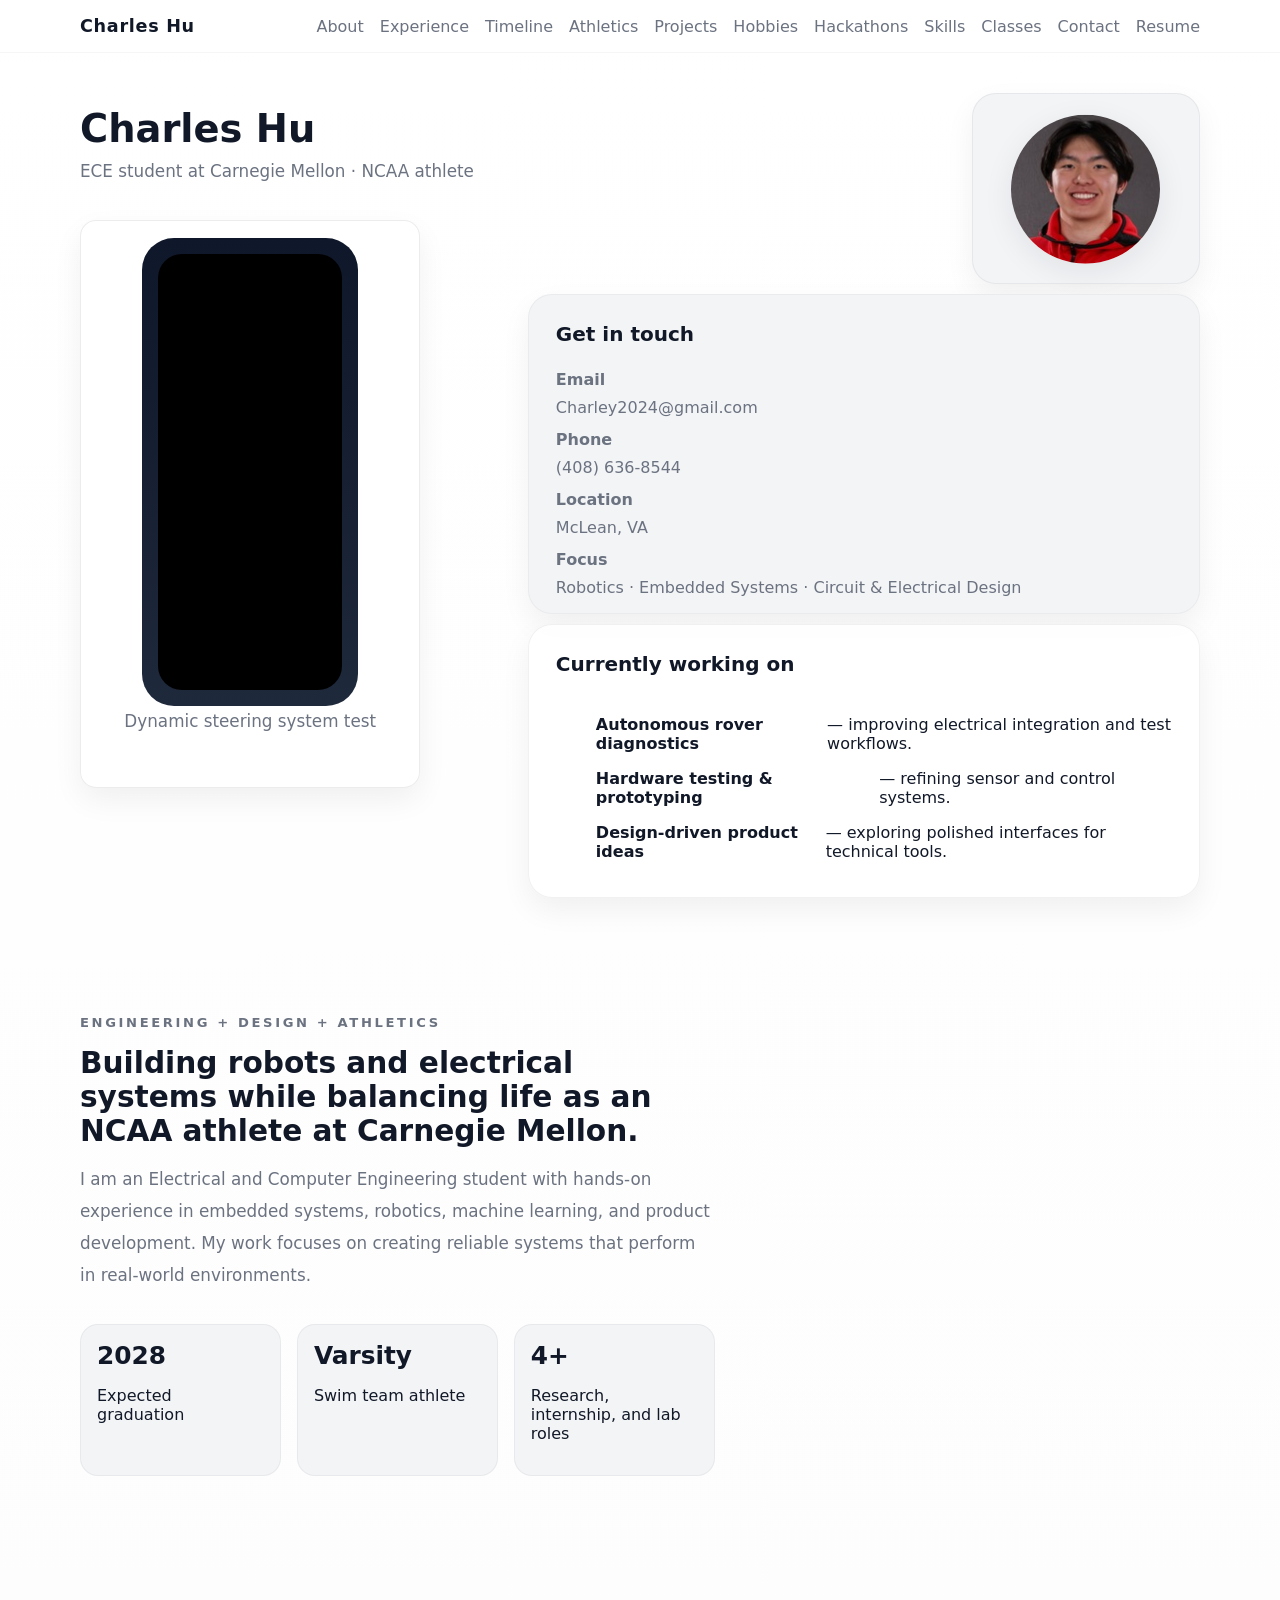
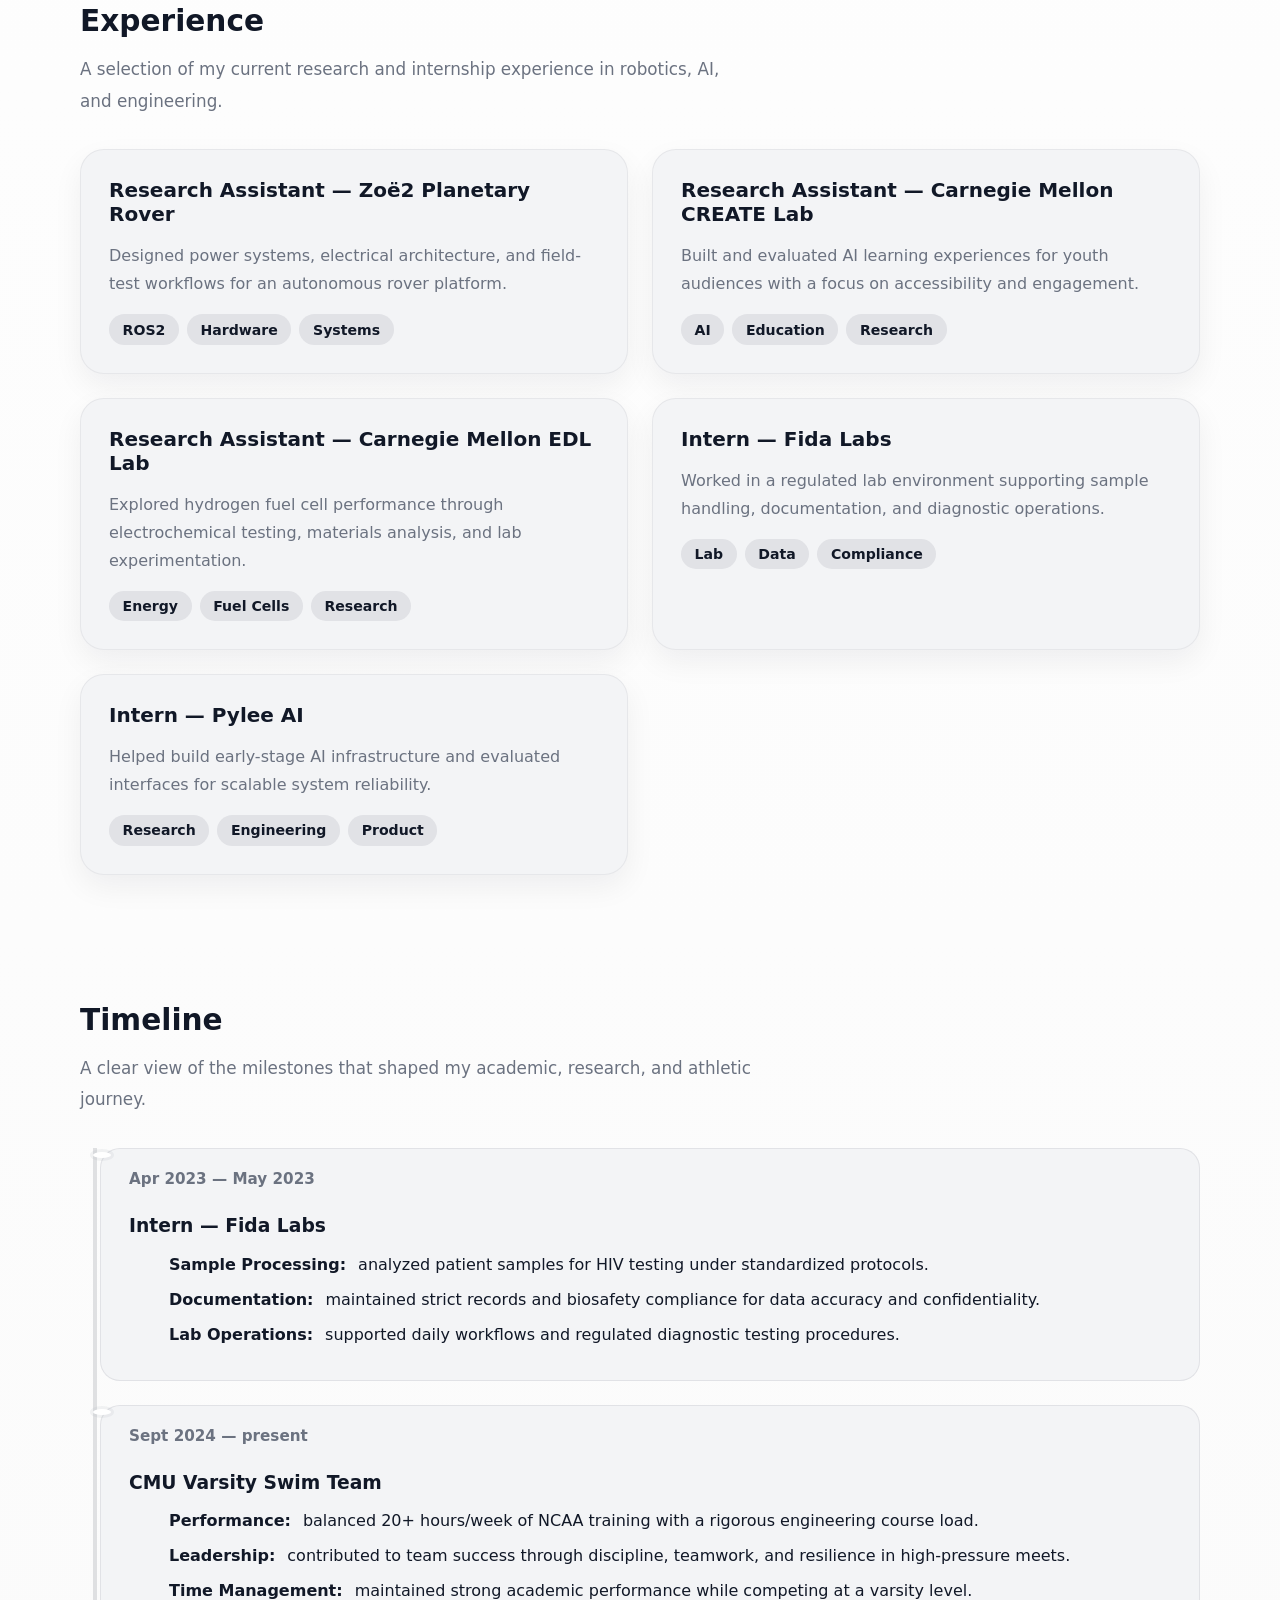
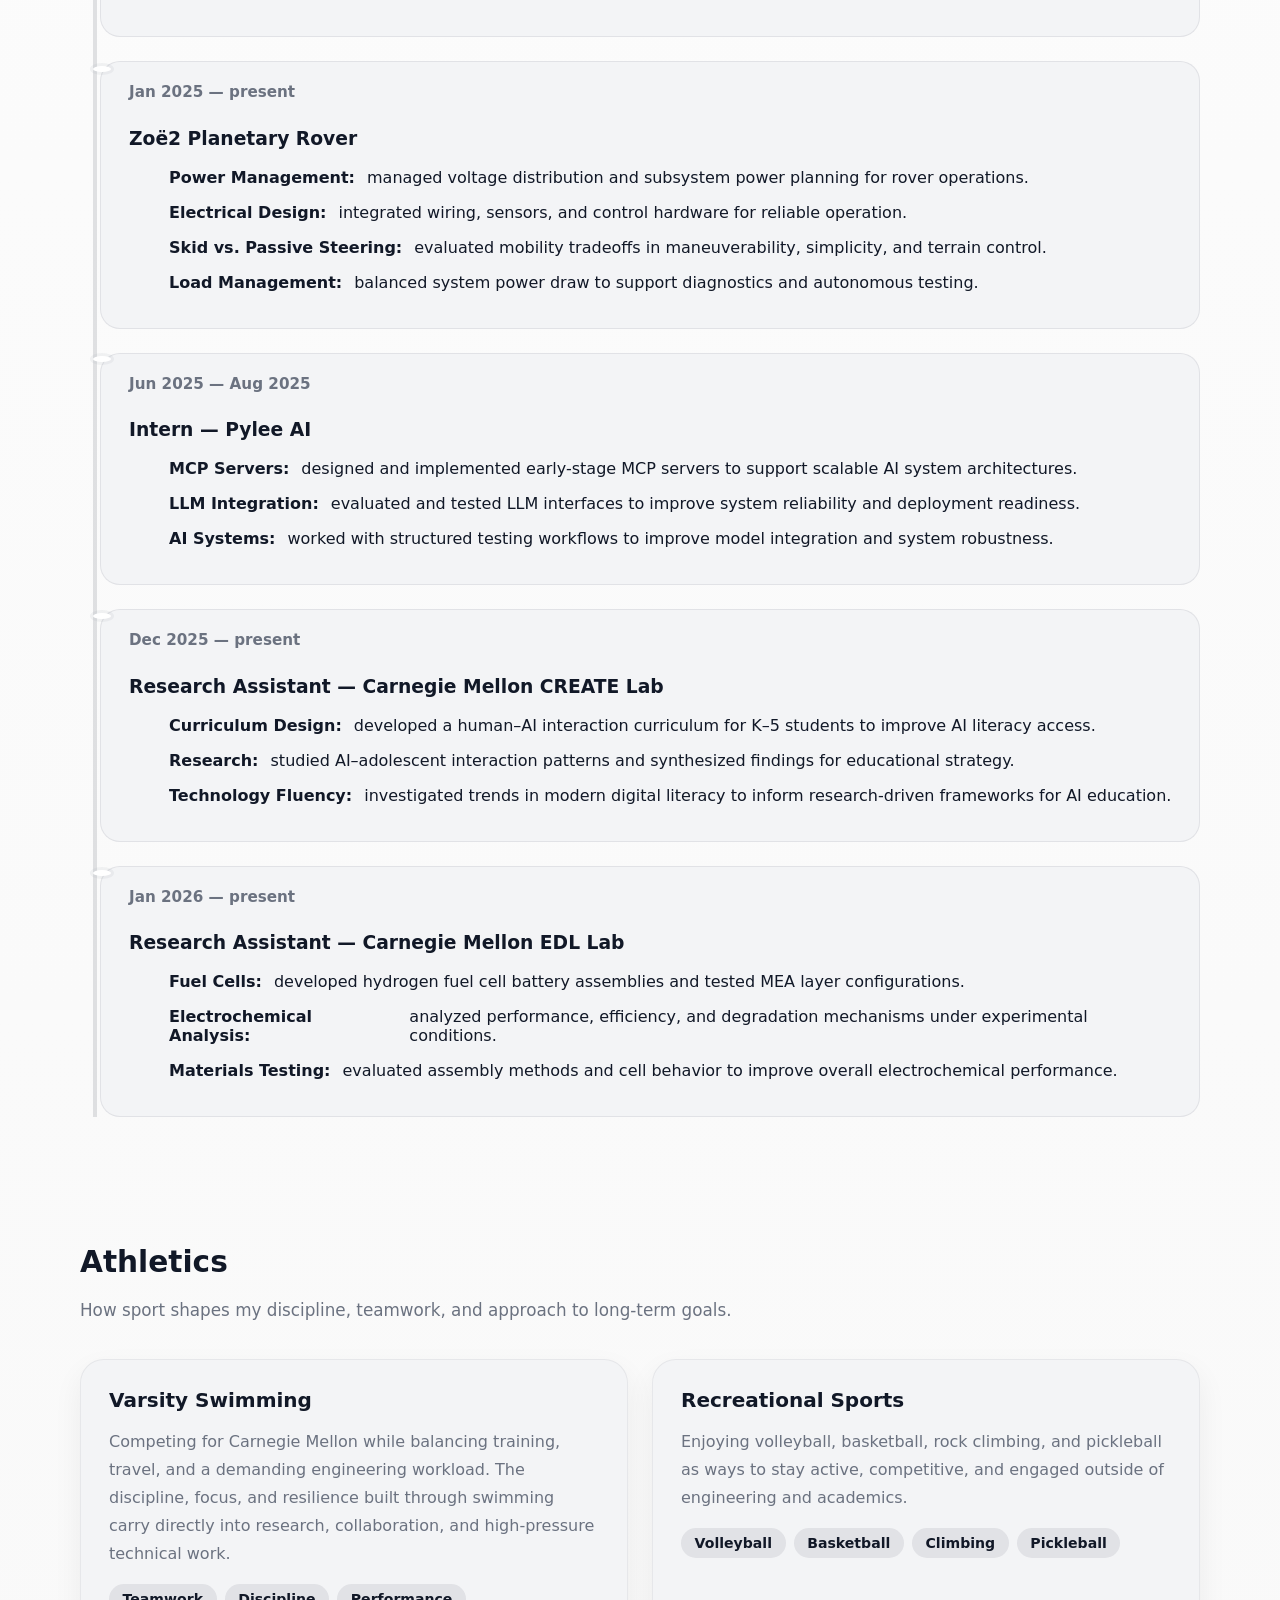
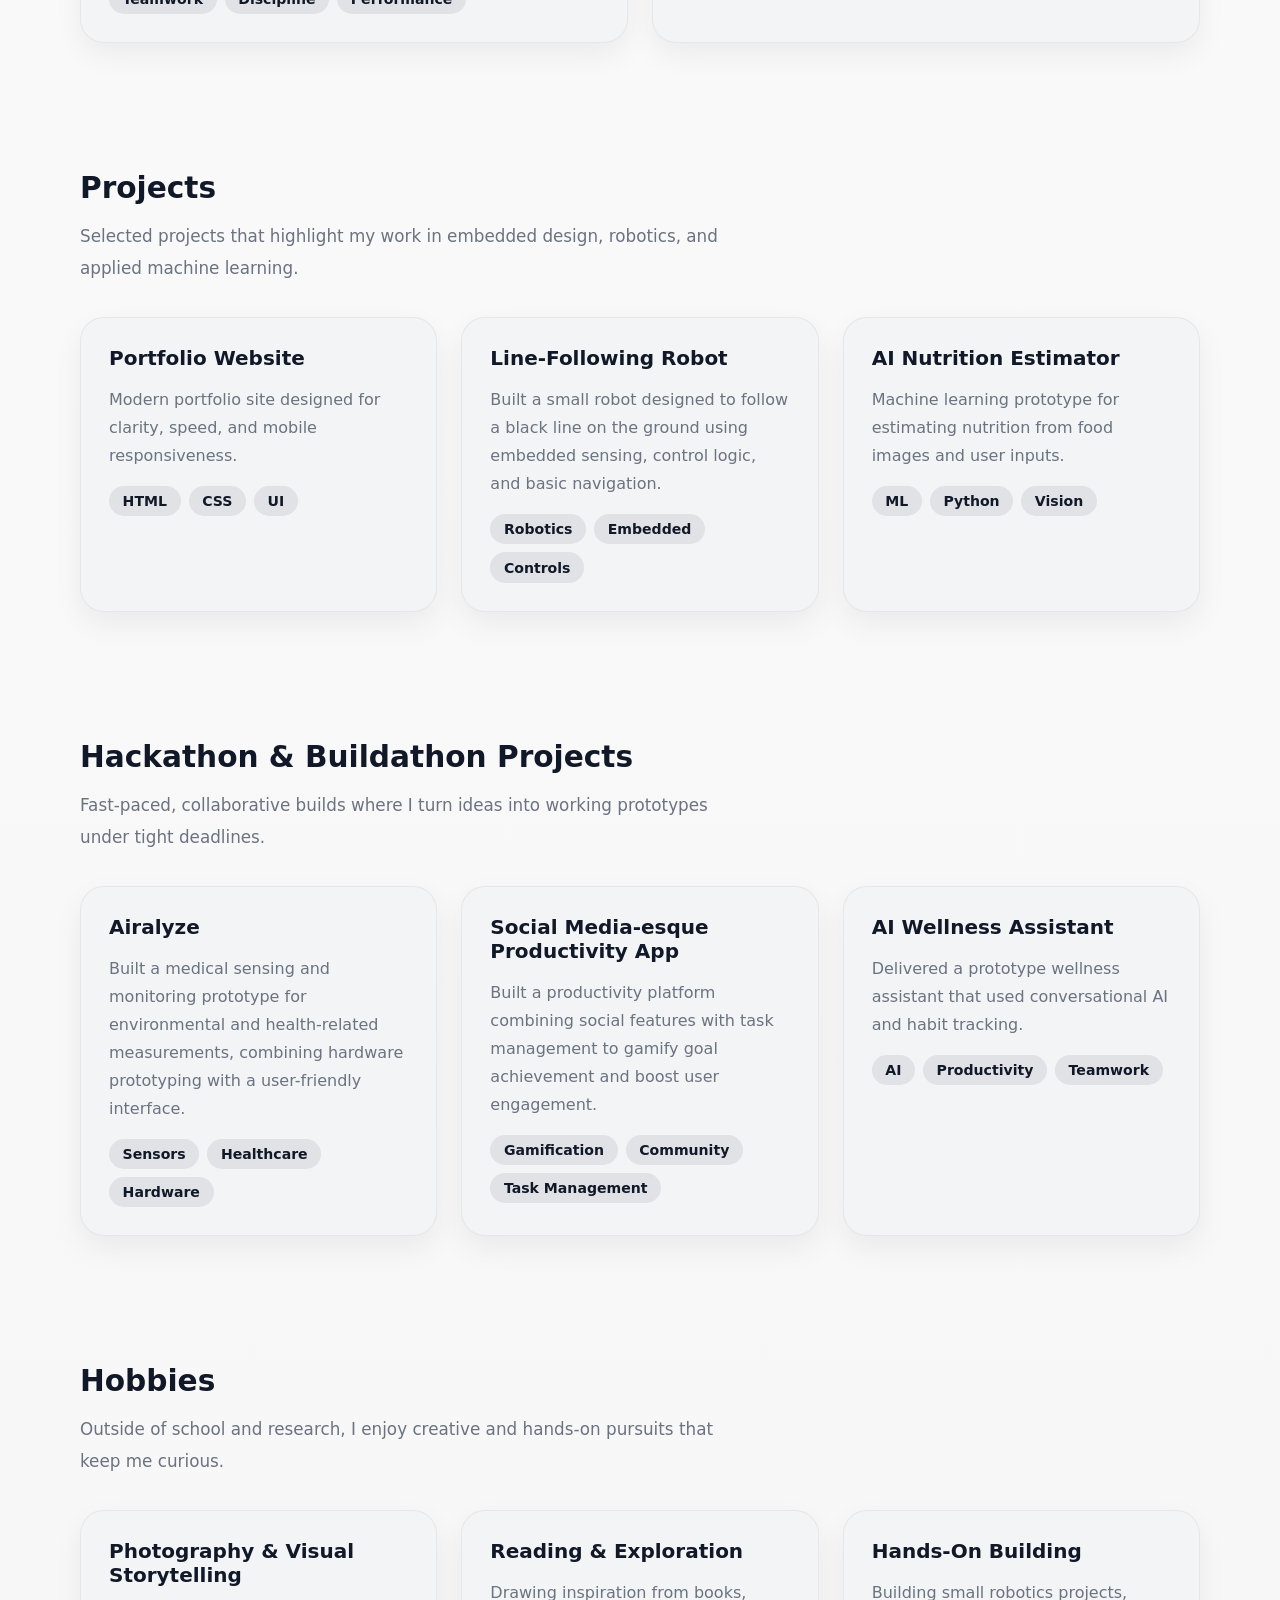
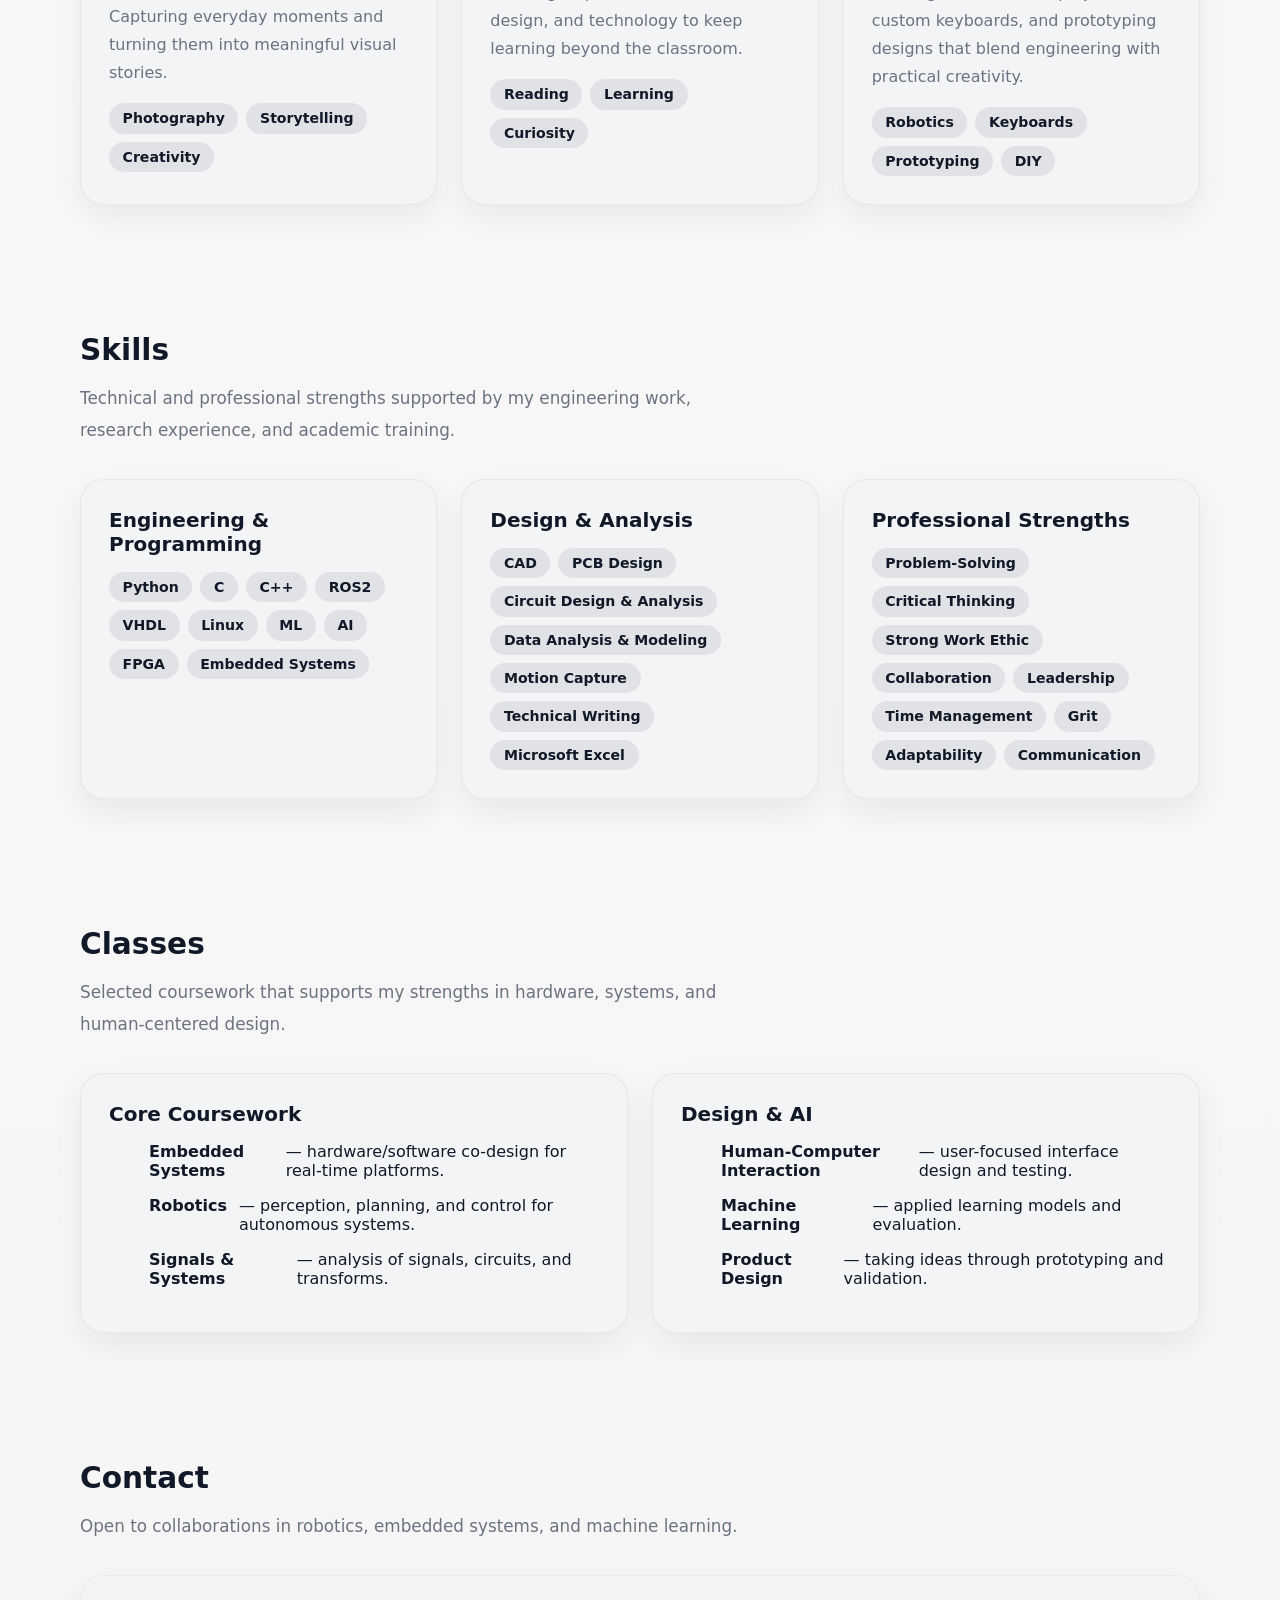
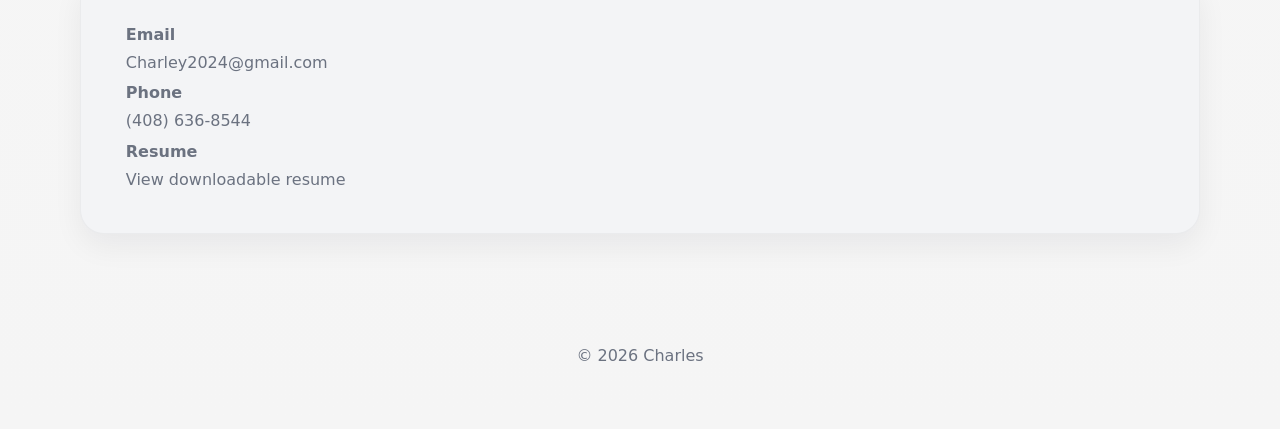
<file: index.html>
<!DOCTYPE html>
<html lang="en">
<head>
    <meta charset="UTF-8">
    <meta name="viewport" content="width=device-width, initial-scale=1.0">
    <title>Charles' Project Portfolio</title>
    <link rel="stylesheet" href="Styles.css">
    <script src="script.js" defer></script>
</head>
<body>
        <header>
            <div class="container navbar">
                <a class="logo" href="#intro">Charles Hu</a>
                <nav class="nav-links nav__menu" aria-label="Primary navigation">
                    <a class="nav__link" href="#intro">About</a>
                    <a class="nav__link" href="#experience">Experience</a>
                    <a class="nav__link" href="#timeline">Timeline</a>
                    <a class="nav__link" href="#athletics">Athletics</a>
                    <a class="nav__link" href="#projects">Projects</a>
                    <a class="nav__link" href="#hobbies">Hobbies</a>
                    <a class="nav__link" href="#hackathons">Hackathons</a>
                    <a class="nav__link" href="#skills">Skills</a>
                    <a class="nav__link" href="#classes">Classes</a>
                    <a class="nav__link" href="#contact">Contact</a>
                    <a class="nav__link" href="resume.html">Resume</a>
                </nav>
            </div>
        </header>

        <section class="hero">
            <div class="container hero-grid">
                <div class="hero-copy">
                    <h1>Charles Hu</h1>
                    <p class="hero-lead">ECE student at Carnegie Mellon · NCAA athlete</p>
                    <div class="video-placeholder-card" aria-label="Video placeholder for iPhone 15 Pro footage">
                        <div class="video-placeholder-frame">
                            <video src="IMG_8561.mp4" type="video/mp4" autoplay muted loop playsinline aria-label="Phone video footage"></video>
                        </div>
                        <p>Dynamic steering system test</p>
                    </div>
                </div>
                <div class="hero-image">
                    <div class="profile-card card">
                        <img class="headshot headshot--inline" src="Hu_Charles_hs.jpg" alt="Charles Hu">
                    </div>
                    <div class="contact-card card">
                        <h3>Get in touch</h3>
                        <p><strong>Email</strong><br>Charley2024@gmail.com</p>
                        <p><strong>Phone</strong><br>(408) 636-8544</p>
                        <p><strong>Location</strong><br>McLean, VA</p>
                        <p><strong>Focus</strong><br>Robotics · Embedded Systems · Circuit & Electrical Design</p>
                    </div>
                    <div class="currently-working-card card">
                        <h3>Currently working on</h3>
                        <ul class="feature-list">
                            <li class="feature"><strong>Autonomous rover diagnostics</strong> — improving electrical integration and test workflows.</li>
                            <li class="feature"><strong>Hardware testing & prototyping</strong> — refining sensor and control systems.</li>
                            <li class="feature"><strong>Design-driven product ideas</strong> — exploring polished interfaces for technical tools.</li>
                        </ul>
                    </div>
                </div>
            </div>
        </section>
    <main>
        <section id="intro" class="section section--intro">
            <div class="container section-content about-grid">
                <div>
                    <p class="eyebrow">Engineering + Design + Athletics</p>
                    <h2 class="section-title">Building robots and electrical systems while balancing life as an NCAA athlete at Carnegie Mellon.</h2>
                    <p class="section-text">I am an Electrical and Computer Engineering student with hands-on experience in embedded systems, robotics, machine learning, and product development. My work focuses on creating reliable systems that perform in real-world environments.</p>
                    <div class="stats-grid">
                        <div class="stat">
                            <span>2028</span>
                            <p>Expected graduation</p>
                        </div>
                        <div class="stat">
                            <span>Varsity</span>
                            <p>Swim team athlete</p>
                        </div>
                        <div class="stat">
                            <span>4+</span>
                            <p>Research, internship, and lab roles</p>
                        </div>
                    </div>
                </div>

            </div>
        </section>

        <section id="experience" class="section">
            <div class="container section-header">
                <h2 class="section-title">Experience</h2>
                <p class="section-text">A selection of my current research and internship experience in robotics, AI, and engineering.</p>
            </div>
            <div class="container grid grid-2">
                <article class="card project-card">
                    <h3>Research Assistant — Zoë2 Planetary Rover</h3>
                    <p>Designed power systems, electrical architecture, and field-test workflows for an autonomous rover platform.</p>
                    <div class="tags"><span class="tag">ROS2</span><span class="tag">Hardware</span><span class="tag">Systems</span></div>
                </article>
                <article class="card project-card">
                    <h3>Research Assistant — Carnegie Mellon CREATE Lab</h3>
                    <p>Built and evaluated AI learning experiences for youth audiences with a focus on accessibility and engagement.</p>
                    <div class="tags"><span class="tag">AI</span><span class="tag">Education</span><span class="tag">Research</span></div>
                </article>
                <article class="card project-card">
                    <h3>Research Assistant — Carnegie Mellon EDL Lab</h3>
                    <p>Explored hydrogen fuel cell performance through electrochemical testing, materials analysis, and lab experimentation.</p>
                    <div class="tags"><span class="tag">Energy</span><span class="tag">Fuel Cells</span><span class="tag">Research</span></div>
                </article>
                <article class="card project-card">
                    <h3>Intern — Fida Labs</h3>
                    <p>Worked in a regulated lab environment supporting sample handling, documentation, and diagnostic operations.</p>
                    <div class="tags"><span class="tag">Lab</span><span class="tag">Data</span><span class="tag">Compliance</span></div>
                </article>
                <article class="card project-card">
                    <h3>Intern — Pylee AI</h3>
                    <p>Helped build early-stage AI infrastructure and evaluated interfaces for scalable system reliability.</p>
                    <div class="tags"><span class="tag">Research</span><span class="tag">Engineering</span><span class="tag">Product</span></div>
                </article>
            </div>
        </section>

        <section id="timeline" class="section">
            <div class="container section-header">
                <h2 class="section-title">Timeline</h2>
                <p class="section-text">A clear view of the milestones that shaped my academic, research, and athletic journey.</p>
            </div>
                <div class="container timeline">
                    <div class="timeline-item">
                        <div class="timeline-marker"></div>
                        <div class="timeline-content">
                            <span class="timeline-date">Apr 2023 — May 2023</span>
                            <h3>Intern — Fida Labs</h3>
                            <ul class="feature-list">
                                <li class="feature"><strong>Sample Processing:</strong> analyzed patient samples for HIV testing under standardized protocols.</li>
                                <li class="feature"><strong>Documentation:</strong> maintained strict records and biosafety compliance for data accuracy and confidentiality.</li>
                                <li class="feature"><strong>Lab Operations:</strong> supported daily workflows and regulated diagnostic testing procedures.</li>
                            </ul>
                        </div>
                    </div>
                    <div class="timeline-item">
                        <div class="timeline-marker"></div>
                        <div class="timeline-content">
                            <span class="timeline-date">Sept 2024 — present</span>
                            <h3>CMU Varsity Swim Team</h3>
                            <ul class="feature-list">
                                <li class="feature"><strong>Performance:</strong> balanced 20+ hours/week of NCAA training with a rigorous engineering course load.</li>
                                <li class="feature"><strong>Leadership:</strong> contributed to team success through discipline, teamwork, and resilience in high-pressure meets.</li>
                                <li class="feature"><strong>Time Management:</strong> maintained strong academic performance while competing at a varsity level.</li>
                            </ul>
                        </div>
                </div>
                <div class="timeline-item">
                    <div class="timeline-marker"></div>
                    <div class="timeline-content">
                        <span class="timeline-date">Jan 2025 — present</span>
                        <h3>Zoë2 Planetary Rover</h3>
                        <ul class="feature-list">
                            <li class="feature"><strong>Power Management:</strong> managed voltage distribution and subsystem power planning for rover operations.</li>
                            <li class="feature"><strong>Electrical Design:</strong> integrated wiring, sensors, and control hardware for reliable operation.</li>
                            <li class="feature"><strong>Skid vs. Passive Steering:</strong> evaluated mobility tradeoffs in maneuverability, simplicity, and terrain control.</li>
                            <li class="feature"><strong>Load Management:</strong> balanced system power draw to support diagnostics and autonomous testing.</li>
                        </ul>
                    </div>
                </div>
                <div class="timeline-item">
                    <div class="timeline-marker"></div>
                    <div class="timeline-content">
                        <span class="timeline-date">Jun 2025 — Aug 2025</span>
                        <h3>Intern — Pylee AI</h3>
                        <ul class="feature-list">
                            <li class="feature"><strong>MCP Servers:</strong> designed and implemented early-stage MCP servers to support scalable AI system architectures.</li>
                            <li class="feature"><strong>LLM Integration:</strong> evaluated and tested LLM interfaces to improve system reliability and deployment readiness.</li>
                            <li class="feature"><strong>AI Systems:</strong> worked with structured testing workflows to improve model integration and system robustness.</li>
                        </ul>
                    </div>
                </div>
                <div class="timeline-item">
                    <div class="timeline-marker"></div>
                    <div class="timeline-content">
                        <span class="timeline-date">Dec 2025 — present</span>
                        <h3>Research Assistant — Carnegie Mellon CREATE Lab</h3>
                        <ul class="feature-list">
                            <li class="feature"><strong>Curriculum Design:</strong> developed a human–AI interaction curriculum for K–5 students to improve AI literacy access.</li>
                            <li class="feature"><strong>Research:</strong> studied AI–adolescent interaction patterns and synthesized findings for educational strategy.</li>
                            <li class="feature"><strong>Technology Fluency:</strong> investigated trends in modern digital literacy to inform research-driven frameworks for AI education.</li>
                        </ul>
                    </div>
                </div>
                <div class="timeline-item">
                    <div class="timeline-marker"></div>
                    <div class="timeline-content">
                        <span class="timeline-date">Jan 2026 — present</span>
                        <h3>Research Assistant — Carnegie Mellon EDL Lab</h3>
                        <ul class="feature-list">
                            <li class="feature"><strong>Fuel Cells:</strong> developed hydrogen fuel cell battery assemblies and tested MEA layer configurations.</li>
                            <li class="feature"><strong>Electrochemical Analysis:</strong> analyzed performance, efficiency, and degradation mechanisms under experimental conditions.</li>
                            <li class="feature"><strong>Materials Testing:</strong> evaluated assembly methods and cell behavior to improve overall electrochemical performance.</li>
                        </ul>
                    </div>
                </div>
            </div>
        </section>

        <section id="athletics" class="section">
            <div class="container section-header">
                <h2 class="section-title">Athletics</h2>
                <p class="section-text">How sport shapes my discipline, teamwork, and approach to long-term goals.</p>
            </div>
            <div class="container grid grid-2">
                <article class="card project-card">
                    <h3>Varsity Swimming</h3>
                    <p>Competing for Carnegie Mellon while balancing training, travel, and a demanding engineering workload. The discipline, focus, and resilience built through swimming carry directly into research, collaboration, and high-pressure technical work.</p>
                    <div class="tags"><span class="tag">Teamwork</span><span class="tag">Discipline</span><span class="tag">Performance</span></div>
                </article>
                <article class="card project-card">
                    <h3>Recreational Sports</h3>
                    <p>Enjoying volleyball, basketball, rock climbing, and pickleball as ways to stay active, competitive, and engaged outside of engineering and academics.</p>
                    <div class="tags"><span class="tag">Volleyball</span><span class="tag">Basketball</span><span class="tag">Climbing</span><span class="tag">Pickleball</span></div>
                </article>
            </div>
        </section>

        <section id="projects" class="section">
            <div class="container section-header">
                <h2 class="section-title">Projects</h2>
                <p class="section-text">Selected projects that highlight my work in embedded design, robotics, and applied machine learning.</p>
            </div>
            <div class="container grid grid-3">
                <article class="card project-card">
                    <h3>Portfolio Website</h3>
                    <p>Modern portfolio site designed for clarity, speed, and mobile responsiveness.</p>
                    <div class="tags"><span class="tag">HTML</span><span class="tag">CSS</span><span class="tag">UI</span></div>
                </article>
                <article class="card project-card">
                    <h3>Line-Following Robot</h3>
                    <p>Built a small robot designed to follow a black line on the ground using embedded sensing, control logic, and basic navigation.</p>
                    <div class="tags"><span class="tag">Robotics</span><span class="tag">Embedded</span><span class="tag">Controls</span></div>
                </article>
                <article class="card project-card">
                    <h3>AI Nutrition Estimator</h3>
                    <p>Machine learning prototype for estimating nutrition from food images and user inputs.</p>
                    <div class="tags"><span class="tag">ML</span><span class="tag">Python</span><span class="tag">Vision</span></div>
                </article>
            </div>
        </section>

        

        <section id="hackathons" class="section">
            <div class="container section-header">
                <h2 class="section-title">Hackathon &amp; Buildathon Projects</h2>
                <p class="section-text">Fast-paced, collaborative builds where I turn ideas into working prototypes under tight deadlines.</p>
            </div>
            <div class="container grid grid-3">
                <article class="card project-card">
                    <h3>Airalyze</h3>
                    <p>Built a medical sensing and monitoring prototype for environmental and health-related measurements, combining hardware prototyping with a user-friendly interface.</p>
                    <div class="tags"><span class="tag">Sensors</span><span class="tag">Healthcare</span><span class="tag">Hardware</span></div>
                </article>
                <article class="card project-card">
                    <h3>Social Media-esque Productivity App</h3>
                    <p>Built a productivity platform combining social features with task management to gamify goal achievement and boost user engagement.</p>
                    <div class="tags"><span class="tag">Gamification</span><span class="tag">Community</span><span class="tag">Task Management</span></div>
                </article>
                <article class="card project-card">
                    <h3>AI Wellness Assistant</h3>
                    <p>Delivered a prototype wellness assistant that used conversational AI and habit tracking.</p>
                    <div class="tags"><span class="tag">AI</span><span class="tag">Productivity</span><span class="tag">Teamwork</span></div>
                </article>
            </div>
        </section>

        <section id="hobbies" class="section">
            <div class="container section-header">
                <h2 class="section-title">Hobbies</h2>
                <p class="section-text">Outside of school and research, I enjoy creative and hands-on pursuits that keep me curious.</p>
            </div>
            <div class="container grid grid-3">
                <article class="card project-card">
                    <h3>Photography & Visual Storytelling</h3>
                    <p>Capturing everyday moments and turning them into meaningful visual stories.</p>
                    <div class="tags"><span class="tag">Photography</span><span class="tag">Storytelling</span><span class="tag">Creativity</span></div>
                </article>
                <article class="card project-card">
                    <h3>Reading & Exploration</h3>
                    <p>Drawing inspiration from books, design, and technology to keep learning beyond the classroom.</p>
                    <div class="tags"><span class="tag">Reading</span><span class="tag">Learning</span><span class="tag">Curiosity</span></div>
                </article>
                <article class="card project-card">
                    <h3>Hands-On Building</h3>
                    <p>Building small robotics projects, custom keyboards, and prototyping designs that blend engineering with practical creativity.</p>
                    <div class="tags"><span class="tag">Robotics</span><span class="tag">Keyboards</span><span class="tag">Prototyping</span><span class="tag">DIY</span></div>
                </article>
            </div>
        </section>

        <section id="skills" class="section">
            <div class="container section-header">
                <h2 class="section-title">Skills</h2>
                <p class="section-text">Technical and professional strengths supported by my engineering work, research experience, and academic training.</p>
            </div>
            <div class="container grid grid-3">
                <article class="card">
                    <h3>Engineering & Programming</h3>
                    <div class="tag-list"><span class="tag">Python</span><span class="tag">C</span><span class="tag">C++</span><span class="tag">ROS2</span><span class="tag">VHDL</span><span class="tag">Linux</span><span class="tag">ML</span><span class="tag">AI</span><span class="tag">FPGA</span><span class="tag">Embedded Systems</span></div>
                </article>
                <article class="card">
                    <h3>Design & Analysis</h3>
                    <div class="tag-list"><span class="tag">CAD</span><span class="tag">PCB Design</span><span class="tag">Circuit Design & Analysis</span><span class="tag">Data Analysis & Modeling</span><span class="tag">Motion Capture</span><span class="tag">Technical Writing</span><span class="tag">Microsoft Excel</span></div>
                </article>
                <article class="card">
                    <h3>Professional Strengths</h3>
                    <div class="tag-list"><span class="tag">Problem-Solving</span><span class="tag">Critical Thinking</span><span class="tag">Strong Work Ethic</span><span class="tag">Collaboration</span><span class="tag">Leadership</span><span class="tag">Time Management</span><span class="tag">Grit</span><span class="tag">Adaptability</span><span class="tag">Communication</span></div>
                </article>
            </div>
        </section>

        <section id="classes" class="section">
            <div class="container section-header">
                <h2 class="section-title">Classes</h2>
                <p class="section-text">Selected coursework that supports my strengths in hardware, systems, and human-centered design.</p>
            </div>
            <div class="container grid grid-2">
                <div class="card">
                    <h3>Core Coursework</h3>
                    <ul class="feature-list">
                        <li class="feature"><strong>Embedded Systems</strong> — hardware/software co-design for real-time platforms.</li>
                        <li class="feature"><strong>Robotics</strong> — perception, planning, and control for autonomous systems.</li>
                        <li class="feature"><strong>Signals & Systems</strong> — analysis of signals, circuits, and transforms.</li>
                    </ul>
                </div>
                <div class="card">
                    <h3>Design &amp; AI</h3>
                    <ul class="feature-list">
                        <li class="feature"><strong>Human-Computer Interaction</strong> — user-focused interface design and testing.</li>
                        <li class="feature"><strong>Machine Learning</strong> — applied learning models and evaluation.</li>
                        <li class="feature"><strong>Product Design</strong> — taking ideas through prototyping and validation.</li>
                    </ul>
                </div>
            </div>
        </section>

        

        <section id="contact" class="section">
            <div class="container section-header">
                <h2 class="section-title">Contact</h2>
                <p class="section-text">Open to collaborations in robotics, embedded systems, and machine learning.</p>
            </div>
            <div class="container">
                <div class="contact-card card">
                    <p><strong>Email</strong><br><a href="mailto:Charley2024@gmail.com">Charley2024@gmail.com</a></p>
                    <p><strong>Phone</strong><br>(408) 636-8544</p>
                    <p><strong>Resume</strong><br><a href="resume.html">View downloadable resume</a></p>
                </div>
            </div>
        </section>
    </main>
    <footer>
        <p>© 2026 Charles</p>
    </footer>
</body>
</html>
</file>
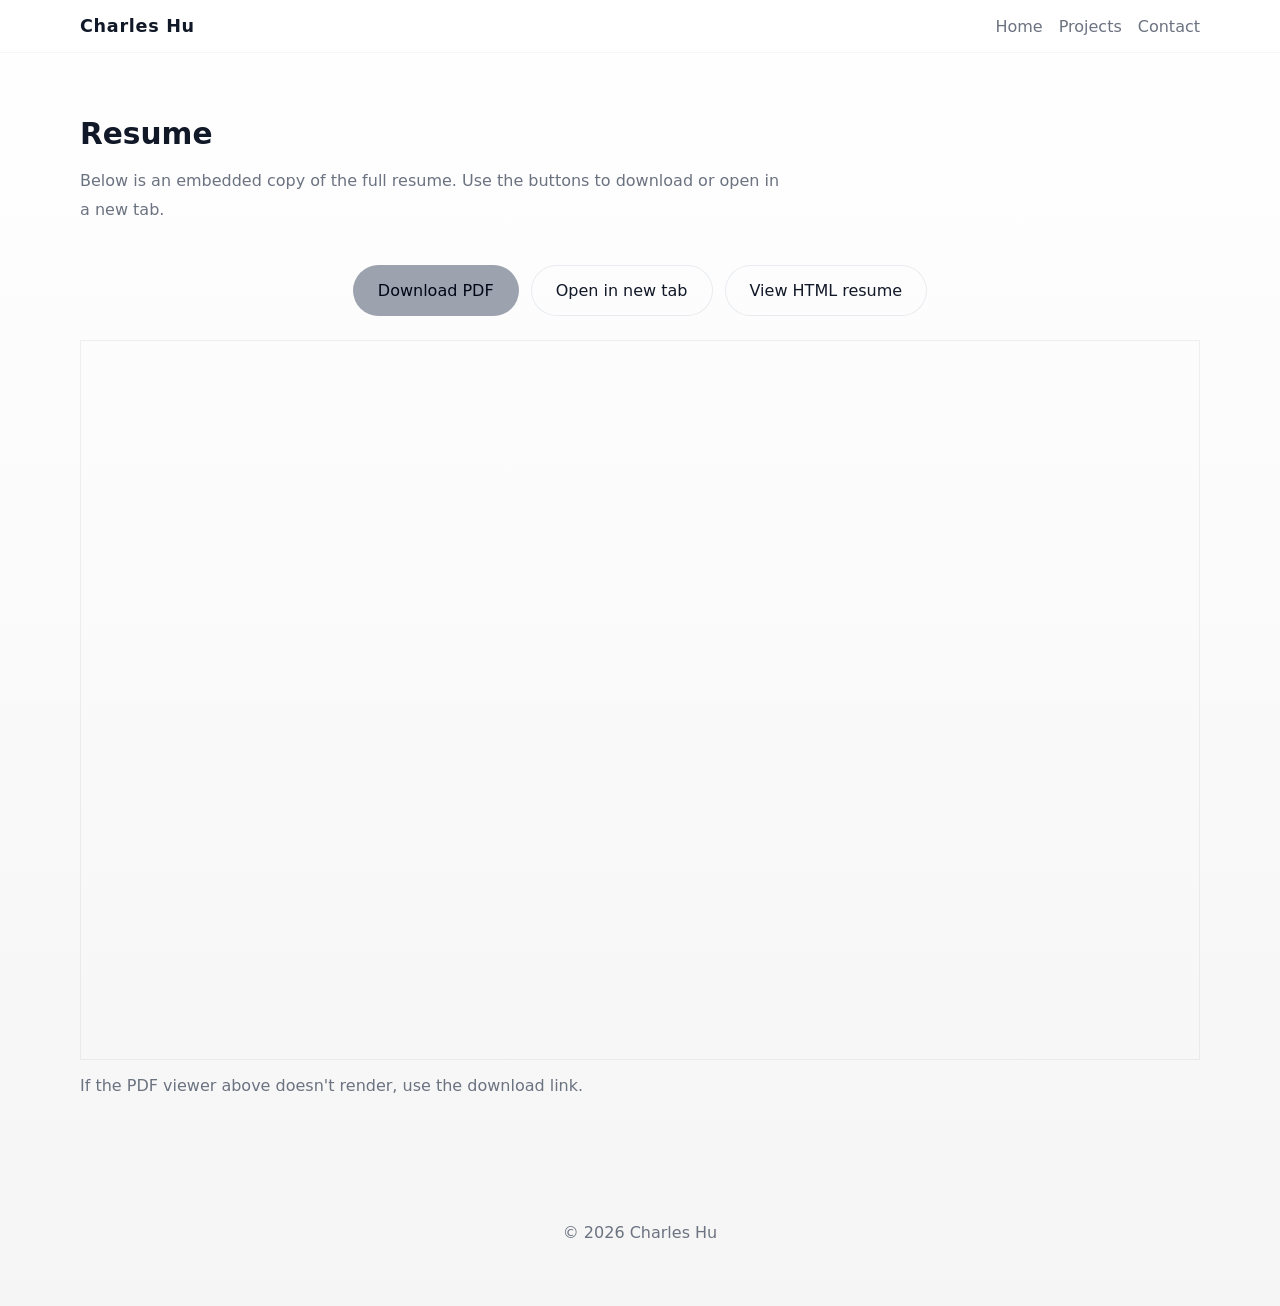
<file: resume.html>
<!DOCTYPE html>
<html lang="en">
<head>
  <meta charset="utf-8">
  <meta name="viewport" content="width=device-width, initial-scale=1">
  <title>Resume — Charles Hu</title>
  <link rel="stylesheet" href="Styles.css">
</head>
<body>
  <header>
    <div class="container navbar">
      <a class="logo" href="index.html">Charles Hu</a>
      <nav class="nav-links nav__menu" aria-label="Primary navigation">
        <a class="nav__link" href="index.html">Home</a>
        <a class="nav__link" href="index.html#projects">Projects</a>
        <a class="nav__link" href="index.html#contact">Contact</a>
      </nav>
    </div>
  </header>

  <main class="container">
    <section class="section">
      <h1 class="section-title">Resume</h1>
      <p class="section-subtitle">Below is an embedded copy of the full resume. Use the buttons to download or open in a new tab.</p>

      <div style="margin: 1.5rem 0; text-align: center; display:flex; gap:0.75rem; justify-content:center; flex-wrap:wrap;">
        <a class="button-primary" href="Charles%20Hu%20Resume%20new.pdf" download>Download PDF</a>
        <a class="button-secondary" href="Charles%20Hu%20Resume%20new.pdf" target="_blank">Open in new tab</a>
        <a class="button-secondary" href="resume-full.html">View HTML resume</a>
      </div>

      <div style="height: 80vh; border: 1px solid rgba(16,24,40,0.06);">
        <iframe src="Charles%20Hu%20Resume%20new.pdf" title="Charles Hu Resume" width="100%" height="100%" style="border:0"></iframe>
      </div>

      <p style="margin-top:1rem; color:var(--muted);">If the PDF viewer above doesn't render, use the download link.</p>
    </section>
  </main>

  <footer>
    <div class="container">
      <p>© 2026 Charles Hu</p>
    </div>
  </footer>
</body>
</html>
</file>
<file: Styles.css>
/* Portfolio website layout and design */

:root {
  --bg: #f5f5f5;
  --surface: #ffffff;
  --surface-alt: #f3f4f6;
  --text: #111827;
  --muted: #6b7280;
  --accent: #9ca3af;
  --accent-strong: #6b7280;
  --radius: 16px;
  --shadow: 0 12px 30px rgba(16, 24, 40, 0.06);
}

* {
  box-sizing: border-box;
}

html {
  scroll-behavior: smooth;
}

body {
  margin: 0;
  font-family: Inter, system-ui, -apple-system, BlinkMacSystemFont, "Segoe UI", sans-serif;
  color: var(--text);
  background: linear-gradient(180deg, var(--surface) 0%, var(--bg) 100%);
  min-height: 100vh;
  text-align: left;
}

img {
  max-width: 100%;
  display: block;
}

a {
  color: inherit;
  text-decoration: none;
}

button,
input,
textarea {
  font: inherit;
}

.container {
  width: min(70rem, calc(100% - 2rem));
  margin: 0 auto;
}

header {
  position: sticky;
  top: 0;
  z-index: 20;
  backdrop-filter: blur(6px);
  background: var(--surface);
  border-bottom: 1px solid rgba(16,24,40,0.04);
}

.navbar {
  display: flex;
  align-items: center;
  justify-content: space-between;
  gap: 1rem;
  padding: 1rem 0;
}

.logo {
  font-size: 1.1rem;
  font-weight: 700;
  letter-spacing: 0.04em;
}

.nav-links {
  display: flex;
  flex-wrap: wrap;
  gap: 1.25rem;
  align-items: center;
}

.nav-links a {
  color: var(--muted);
  transition: color 0.2s ease;
}

.nav-links a:hover,
.nav-links a:focus {
  color: var(--text);
}

.hero {
  padding: 3.5rem 0 2.5rem;
}

.hero-grid {
  display: grid;
  grid-template-columns: 38% 60%;
  align-items: start;
  gap: 2%;
}

.video-placeholder-card {
  display: flex;
  flex-direction: column;
  align-items: center;
  gap: 3%;
  padding: 4%;
  border: 1px solid rgba(16, 24, 40, 0.08);
  border-radius: var(--radius);
  background: rgba(255, 255, 255, 0.7);
  box-shadow: var(--shadow);
  width: 80%;
  max-width: 100%;
  margin-top: 4%;
  margin-left: 0;
  margin-right: auto;
}

.video-placeholder-frame {
  width: 71%;
  max-width: 100%;
  aspect-ratio: 9 / 19.5;
  border-radius: 2rem;
  border: 0.7% solid #111827;
  background: linear-gradient(180deg, #0f172a 0%, #1e293b 100%);
  display: grid;
  place-items: center;
  color: #f8fafc;
  font-weight: 700;
  letter-spacing: 0.08em;
  text-transform: uppercase;
  text-align: center;
  padding: 1rem;
  overflow: hidden;
}

.video-placeholder-frame video {
  width: 100%;
  height: 100%;
  object-fit: cover;
  display: block;
  border-radius: 1.5rem;
  background: #000;
}

.video-placeholder-card p {
  margin: 0;
  color: var(--muted);
  text-align: center;
  font-size: 0.95rem;
}

.hero-copy h1 {
  margin: 0 0 1rem;
  font-size: clamp(2.8rem, 5vw, 4.8rem);
  line-height: 1.02;
}

.hero-copy p,
.section-text {
  max-width: 42rem;
  margin: 0 0 2rem;
  color: var(--muted);
  font-size: 1.05rem;
  line-height: 1.9;
}

.eyebrow {
  font-size: 0.82rem;
  font-weight: 700;
  letter-spacing: 0.2em;
  text-transform: uppercase;
  color: var(--accent-strong);
  margin-bottom: 1rem;
}

.about-grid {
  display: grid;
  grid-template-columns: minmax(0, 1.4fr) minmax(25%, 1fr);
  gap: 2rem;
  align-items: start;
}

.stats-grid {
  display: grid;
  grid-template-columns: repeat(3, minmax(0, 1fr));
  gap: 1rem;
  margin-top: 2rem;
}

.timeline {
  display: grid;
  gap: 1.5rem;
  position: relative;
  padding-left: 1.25rem;
}

.timeline::before {
  content: "";
  position: absolute;
  top: 0;
  left: 1.2%;
  width: 0.2rem;
  height: 100%;
  background: rgba(16, 24, 40, 0.12);
}

.timeline-item {
  position: relative;
}

.timeline-marker {
  width: 1.6%;
  height: 1.6%;
  border-radius: 50%;
  background: var(--accent);
  position: absolute;
  left: -0.6%;
  top: 1.6%;
  border: 3px solid var(--surface);
  box-shadow: 0 0 0 3px rgba(156, 163, 175, 0.12);
}

.timeline-content {
  padding: 1.25rem 1.5rem 1.25rem 1.75rem;
  background: var(--surface-alt);
  border: 1px solid rgba(16, 24, 40, 0.08);
  border-radius: 20px;
}

.timeline-date {
  display: inline-block;
  margin-bottom: 0.5rem;
  color: var(--accent-strong);
  font-size: 0.95rem;
  font-weight: 700;
}

.stat {
  padding: 1rem;
  background: var(--surface-alt);
  border: 1px solid rgba(16, 24, 40, 0.05);
  border-radius: 18px;
}

.stat span {
  display: block;
  font-size: 1.55rem;
  font-weight: 700;
  margin-bottom: 0.35rem;
}

.cta-group {
  display: flex;
  flex-wrap: wrap;
  gap: 1rem;
}

.button-primary,
.button-secondary {
  display: inline-flex;
  align-items: center;
  justify-content: center;
  padding: 0.95rem 1.5rem;
  border-radius: 999px;
  border: 1px solid transparent;
  transition: transform 0.2s ease, background-color 0.2s ease, color 0.2s ease;
  cursor: pointer;
}

.button-primary {
  background: var(--accent);
  color: #020617;
}

.button-primary:hover {
  background: var(--accent-strong);
  transform: translateY(-0.06rem);
}

.button-secondary {
  background: rgba(255, 255, 255, 0.05);
  color: var(--text);
  border-color: rgba(148, 163, 184, 0.2);
}

.button-secondary:hover {
  background: rgba(255, 255, 255, 0.12);
}

.hero-image {
  position: relative;
  display: flex;
  flex-direction: column;
  align-items: stretch;
  gap: 2.5%;
  width: 100%;
}

.hero-image .frame {
  width: 100%;
  min-height: 30vh;
  border-radius: var(--radius);
  background: linear-gradient(180deg, rgba(56, 189, 248, 0.18), rgba(15, 23, 42, 0.95));
  box-shadow: var(--shadow);
  overflow: hidden;
}

.headshot {
  width: 65%;
  max-width: 100%;
  aspect-ratio: 1;
  height: auto;
  border-radius: 50%;
  background: linear-gradient(135deg,#e6e9ef,#fff);
  display: block;
  object-fit: cover;
  object-position: center 18%;
  border: 2.5% solid rgba(16,24,40,0.04);
  box-shadow: 0 8px 30px rgba(16,24,40,0.08);
  transform: translateY(0.5%);
}

.hero-copy h1 {
  margin: 0 0 0.5rem;
  font-size: 2.4rem;
}
.hero-lead {
  margin: 0;
  color: var(--muted);
  font-size: 1.05rem;
}

.section-text {
  max-width: 42rem;
  margin: 0 0 2rem;
  color: var(--muted);
  font-size: 1.05rem;
  line-height: 1.9;
}

.eyebrow {
  font-size: 0.82rem;
  font-weight: 700;
  letter-spacing: 0.2em;
  text-transform: uppercase;
  color: var(--accent-strong);
  margin-bottom: 1rem;
}

.about-grid {
  display: grid;
  grid-template-columns: minmax(0, 1.4fr) minmax(25%, 1fr);
  gap: 2rem;
  align-items: start;
}

.stats-grid {
  display: grid;
  grid-template-columns: repeat(3, minmax(0, 1fr));
  gap: 1rem;
  margin-top: 2rem;
}

.stat {
  padding: 1rem;
  background: var(--surface-alt);
  border: 1px solid rgba(16, 24, 40, 0.05);
  border-radius: 18px;
}

.stat span {
  display: block;
  font-size: 1.55rem;
  font-weight: 700;
  margin-bottom: 0.35rem;
}

.section {
  padding: 4rem 0;
}

.section-header {
  margin-bottom: 2rem;
}

.section-title {
  margin: 0 0 1rem;
  font-size: clamp(1.85rem, 2.2vw, 2.8rem);
}

.section-subtitle {
  margin: 0 0 2.5rem;
  color: var(--muted);
  max-width: 44rem;
  line-height: 1.8;
}

/* Resume-specific styles */
.resume-header {
  margin-bottom: 1rem;
}
.resume-header h1 {
  margin: 0 0 0.25rem;
  font-size: 2rem;
}
.resume-header .contact {
  color: var(--muted);
  font-size: 0.95rem;
}

.resume-section {
  margin-bottom: 1.5rem;
  text-align: left;
}

.resume-section.two-col {
  display: grid;
  grid-template-columns: 1fr 1fr;
  gap: 1.5rem;
}

.resume-section ul {
  margin: 0.5rem 0 0 1rem;
}

.job {
  margin-bottom: 1rem;
}
.job-title {
  font-weight: 600;
}
.job-dates {
  color: var(--muted);
  font-size: 0.9rem;
  margin-bottom: 0.5rem;
}

@media (max-width: 800px) {
  .resume-section.two-col {
    grid-template-columns: 1fr;
  }
}

/* Resume grid layout */
.resume-grid {
  display: grid;
  grid-template-columns: 2fr 1fr;
  gap: 2rem;
  align-items: start;
}

.resume-main {
  text-align: left;
}

.resume-side {
  background: var(--surface-alt);
  padding: 1rem;
  border-radius: 12px;
  border: 1px solid rgba(16,24,40,0.04);
  box-shadow: var(--shadow);
  text-align: left;
}

.resume-side .section-title,
.resume-side h3 {
  margin-top: 0;
}

/* Tighter resume typography */
.resume .section-title {
  font-size: 1.15rem;
}
.resume .job-title {
  font-size: 1rem;
}
.resume .job-dates {
  font-size: 0.9rem;
}

@media (max-width: 900px) {
  .resume-grid {
    grid-template-columns: 1fr;
  }
  .resume-side {
    order: -1;
  }
}

@media (max-width: 900px) {
  .about-grid,
  .grid-3,
  .grid-2 {
    grid-template-columns: 1fr;
  }
  .hero-grid {
    grid-template-columns: 1fr;
    gap: 1.5rem;
  }
  .hero-image {
    align-items: stretch;
  }
  .video-placeholder-card,
  .profile-card,
  .contact-card,
  .currently-working-card {
    width: 100%;
    margin-left: 0;
    margin-right: 0;
    align-self: stretch;
  }
  .stats-grid {
    grid-template-columns: 1fr;
  }
}

/* Print styles for resume */
@media print {
  :root {
    color-scheme: light;
  }
  body {
    background: #fff !important;
    color: #000 !important;
    -webkit-print-color-adjust: exact;
  }
  header, footer, .theme-button, .nav__menu, .nav-links {
    display: none !important;
  }
  .container {
    width: 100% !important;
    margin: 0 !important;
    padding: 0 !important;
  }
  .resume-side {
    background: transparent !important;
    box-shadow: none !important;
    border: none !important;
  }
  .button-primary, .button-secondary {
    display: none !important;
  }
  .resume-grid {
    grid-template-columns: 1fr !important;
    gap: 0 !important;
  }
}

.grid {
  display: grid;
  gap: 1.5rem;
}

.grid-3 {
  grid-template-columns: repeat(3, minmax(0, 1fr));
}

.grid-2 {
  grid-template-columns: repeat(2, minmax(0, 1fr));
}

.card {
  padding: 1.75rem;
  border-radius: 24px;
  background: var(--surface-alt);
  border: 1px solid rgba(16,24,40,0.06);
  box-shadow: var(--shadow);
  text-align: left;
}

.card h3 {
  margin: 0 0 1rem;
  font-size: 1.25rem;
}

.card p {
  margin: 0 0 1rem;
  color: var(--muted);
  line-height: 1.75;
}

.project-card {
  transition: transform 0.2s ease, border-color 0.2s ease, box-shadow 0.2s ease;
}

.project-card:hover {
  transform: translateY(-0.3rem);
  border-color: rgba(16, 24, 40, 0.12);
  box-shadow: 0 18px 40px rgba(16, 24, 40, 0.08);
}

.card .tag-list,
.tags {
  display: flex;
  flex-wrap: wrap;
  gap: 0.5rem;
}

.tag {
  padding: 0.45rem 0.85rem;
  border-radius: 999px;
  background: rgba(16,24,40,0.08);
  color: var(--text);
  font-size: 0.88rem;
  font-weight: 600;
}

.feature-list {
  display: grid;
  gap: 1rem;
}

.feature {
  display: flex;
  gap: 0.75rem;
  align-items: flex-start;
}

.feature strong {
  color: var(--text);
}

.contact-card {
  display: grid;
  gap: 1.5%;
  padding: 4%;
  border-radius: 24px;
  background: var(--surface-alt);
  border: 1px solid rgba(16,24,40,0.04);
  color: var(--text);
  width: 100%;
  max-width: 100%;
  align-self: stretch;
  margin-top: 1.5%;
  margin-left: 0;
  margin-right: 0;
}

.currently-working-card {
  display: grid;
  gap: 3%;
  padding: 4%;
  border-radius: 24px;
  background: rgba(255,255,255,0.8);
  border: 1px solid rgba(16,24,40,0.06);
  width: 100%;
  max-width: 100%;
  align-self: stretch;
  margin-top: 1.5%;
  margin-left: 0;
  margin-right: 0;
}

.currently-working-card--intro {
  align-self: start;
}

.profile-card {
  display: flex;
  justify-content: center;
  align-items: center;
  padding: 3%;
  width: 34%;
  max-width: 280px;
  margin-top: -1rem;
  border-radius: 24px;
  margin-left: auto;
  margin-right: 0;
  background: var(--surface-alt);
}

.headshot--inline {
  width: 80%;
  max-width: 100%;
  height: auto;
  aspect-ratio: 1;
  margin: 0 auto;
}

.contact-card a {
  color: var(--accent-strong);
}

.section-header + .grid {
  margin-top: 1rem;
}

.contact-card p {
  margin: 0;
  color: var(--muted);
}

footer {
  padding: 2rem 0 3rem;
  color: var(--muted);
  text-align: center;
}

@media (max-width: 900px) {
  .about-grid,
  .grid-3,
  .grid-2 {
    grid-template-columns: 1fr;
  }
  .hero-grid {
    grid-template-columns: 1fr;
    gap: 1.5rem;
  }
  .hero-image {
    align-items: stretch;
  }
  .video-placeholder-card,
  .profile-card,
  .contact-card,
  .currently-working-card {
    width: 100%;
    margin-left: 0;
    margin-right: 0;
    align-self: stretch;
  }
  .stats-grid {
    grid-template-columns: 1fr;
  }
}

@media (max-width: 640px) {
  .navbar {
    flex-direction: column;
    align-items: flex-start;
  }

  .nav-links {
    width: 100%;
    justify-content: flex-start;
  }

  .hero {
    padding-top: 3rem;
  }

  .button-primary,
  .button-secondary {
    width: 100%;
  }
}

.nav__menu {
  display: flex;
  flex-wrap: wrap;
  gap: 1rem;
  align-items: center;
  justify-content: center;
}

.nav__link {
  color: var(--muted);
  transition: color 0.2s ease;
}

.nav__link:hover,
.nav__link:focus,
.active-link {
  color: var(--text);
}

.theme-button {
  border: 1px solid rgba(148, 163, 184, 0.25);
  background: rgba(255, 255, 255, 0.08);
  color: var(--text);
  padding: 0.9rem 1.4rem;
  border-radius: 999px;
  cursor: pointer;
  transition: background-color 0.2s ease, transform 0.2s ease;
}

.theme-button:hover {
  background: rgba(255, 255, 255, 0.14);
  transform: translateY(-1px);
}

.reveal {
  opacity: 0;
  transform: translateY(1.5rem);
  transition: opacity 0.7s ease, transform 0.7s ease;
}

.reveal--visible {
  opacity: 1;
  transform: translateY(0);
}

@media (max-width: 640px) {
  .nav__menu {
    flex-direction: column;
    align-items: flex-start;
  }
}
</file>
